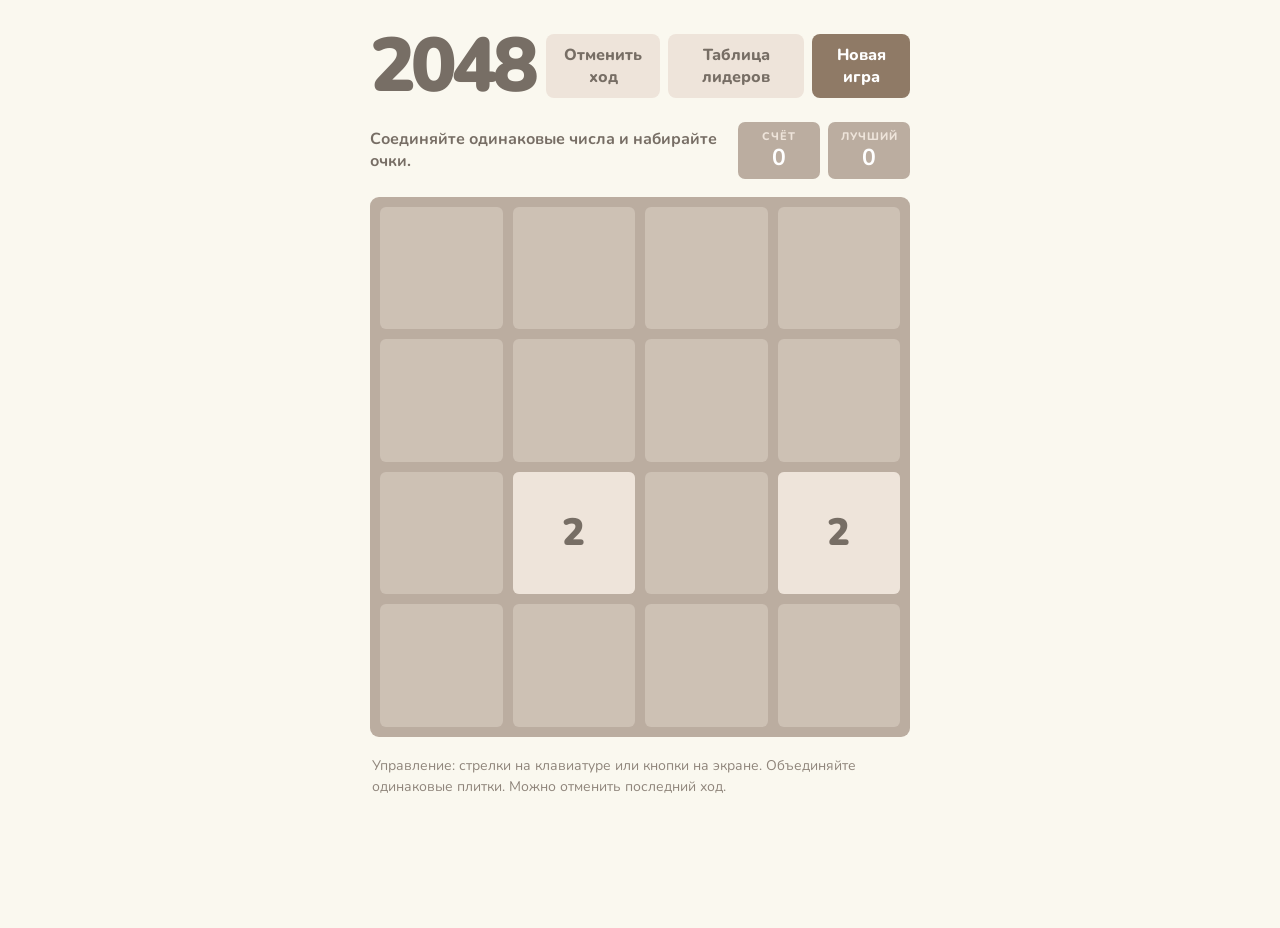
<file: lab3/index.html>
<!doctype html>
<html lang="ru">
<head>
  <meta charset="UTF-8">
  <meta name="viewport" content="width=device-width, initial-scale=1">
  <meta name="theme-color" content="#faf8ef">
  <title>2048 — Лабораторная работа №3</title>
  <link rel="stylesheet" href="./style.css?v=4">
</head>
<body>
  <script src="./game.js?v=4" defer></script>
</body>
</html>
</file>
<file: lab3/style.css>
@import url('https://fonts.googleapis.com/css2?family=Nunito:wght@500;600;700;800;900&display=swap');
:root{font-family:Nunito,system-ui,sans-serif;color:#514b43;background:#faf8ef;font-synthesis:none}
*{box-sizing:border-box}
body{margin:0;min-height:100vh}
button,input{font:inherit}
button{border:0;cursor:pointer;transition:transform .12s,background .15s}
button:active{transform:scale(.97)}
button:focus-visible,input:focus-visible{outline:3px solid #edbd65;outline-offset:3px}
.app{width:min(100% - 32px,540px);margin:28px auto 48px}
.topline{display:flex;justify-content:space-between;align-items:center;gap:12px}
h1{font-size:clamp(48px,12vw,76px);line-height:1;margin:0;font-weight:900;letter-spacing:-5px;color:#776e65}
.top-actions{display:flex;gap:8px}
.btn{border-radius:8px;padding:10px 14px;background:#8f7a66;color:#fff;font-weight:800}
.btn:hover{background:#776451}
.btn.light{background:#eee4da;color:#776e65}
.btn.light:hover{background:#e5d8ca}
.intro{display:flex;justify-content:space-between;align-items:center;gap:12px;margin:18px 0}
.intro p{margin:0;color:#776e65;font-weight:700}
.scores{display:flex;gap:8px}
.score-box{min-width:82px;text-align:center;background:#bbada0;color:#fff;border-radius:7px;padding:7px 12px;font-weight:800}
.score-box span{display:block;font-size:11px;text-transform:uppercase;letter-spacing:1px;color:#eee4da}
.score-box strong{font-size:23px;line-height:1.2}
.board-wrap{position:relative;background:#bbada0;border-radius:9px;padding:10px;touch-action:pan-y;user-select:none}
.board{display:grid;grid-template-columns:repeat(4,1fr);gap:10px;position:relative;aspect-ratio:1}
.cell{background:rgba(238,228,218,.35);border-radius:6px}
.tiles{position:absolute;inset:0;display:grid;grid-template-columns:repeat(4,1fr);grid-template-rows:repeat(4,1fr);gap:10px;pointer-events:none}
.tile{display:flex;align-items:center;justify-content:center;border-radius:6px;font-size:clamp(24px,7vw,38px);font-weight:900;color:#776e65;animation:appear .16s ease-out;transition:transform .13s ease-in-out,background .12s}
@keyframes appear{from{opacity:.5;transform:scale(.82)}to{opacity:1;transform:scale(1)}}
.tile.v2{background:#eee4da}.tile.v4{background:#ede0c8}.tile.v8{background:#f2b179;color:#fff}.tile.v16{background:#f59563;color:#fff}.tile.v32{background:#f67c5f;color:#fff}.tile.v64{background:#f65e3b;color:#fff}
.tile.v128,.tile.v256,.tile.v512{background:#edcf72;color:#fff;font-size:clamp(20px,6vw,32px)}
.tile.v1024,.tile.v2048,.tile.vhigh{background:#edc53f;color:#fff;font-size:clamp(17px,5vw,27px)}
.mobile-controls{display:none;grid-template-columns:repeat(3,54px);grid-template-rows:repeat(2,48px);gap:7px;justify-content:center;margin:16px auto 0}
.mobile-controls button{background:#8f7a66;color:white;border-radius:8px;font-size:22px;font-weight:900}
.mobile-controls .up{grid-column:2}.mobile-controls .left{grid-column:1;grid-row:2}.mobile-controls .down{grid-column:2;grid-row:2}.mobile-controls .right{grid-column:3;grid-row:2}
.help{font-size:14px;color:#8f857b;line-height:1.55;margin:18px 2px}
.help strong{color:#776e65}
.overlay{position:fixed;inset:0;background:rgba(50,43,35,.56);display:flex;align-items:center;justify-content:center;padding:18px;z-index:5}
.dialog{width:min(100%,440px);max-height:min(85vh,680px);overflow:auto;background:#faf8ef;border-radius:14px;padding:24px;box-shadow:0 18px 60px #0003}
.dialog h2{margin:0 0 10px;font-size:30px;color:#776e65}
.dialog p{color:#776e65}
.dialog input{width:100%;border:2px solid #d6c8b8;border-radius:8px;padding:12px;margin:8px 0 12px;background:white}
.dialog-actions{display:flex;flex-wrap:wrap;gap:8px;margin-top:14px}
.leader-list{width:100%;border-collapse:collapse;margin-top:12px;font-size:14px}
.leader-list th,.leader-list td{text-align:left;padding:10px 6px;border-bottom:1px solid #e4dbd0}
.leader-list th{color:#9a8d80;font-size:11px;text-transform:uppercase}
.leader-list td:first-child{font-weight:900;width:36px}
.empty-leaders{text-align:center;padding:22px 8px}
.hidden{display:none!important}
@media(max-width:600px){.app{margin:20px auto 32px}.topline{align-items:flex-start;flex-direction:column}.top-actions{width:100%}.top-actions .btn{flex:1}.intro{align-items:flex-start;flex-direction:column}.mobile-controls{display:grid}.help{margin-top:14px}}
@media(prefers-reduced-motion:reduce){*,*::before,*::after{animation-duration:.01ms!important;transition-duration:.01ms!important}}

.board-wrap{view-transition-name:game-board}
::view-transition-old(game-board),::view-transition-new(game-board){animation-duration:180ms}
::view-transition-old(game-board){animation-name:board-fade-out}
::view-transition-new(game-board){animation-name:board-fade-in}
@keyframes board-fade-out{to{opacity:.65;transform:scale(.985)}}
@keyframes board-fade-in{from{opacity:.65;transform:scale(1.015)}to{opacity:1;transform:scale(1)}}
</file>
